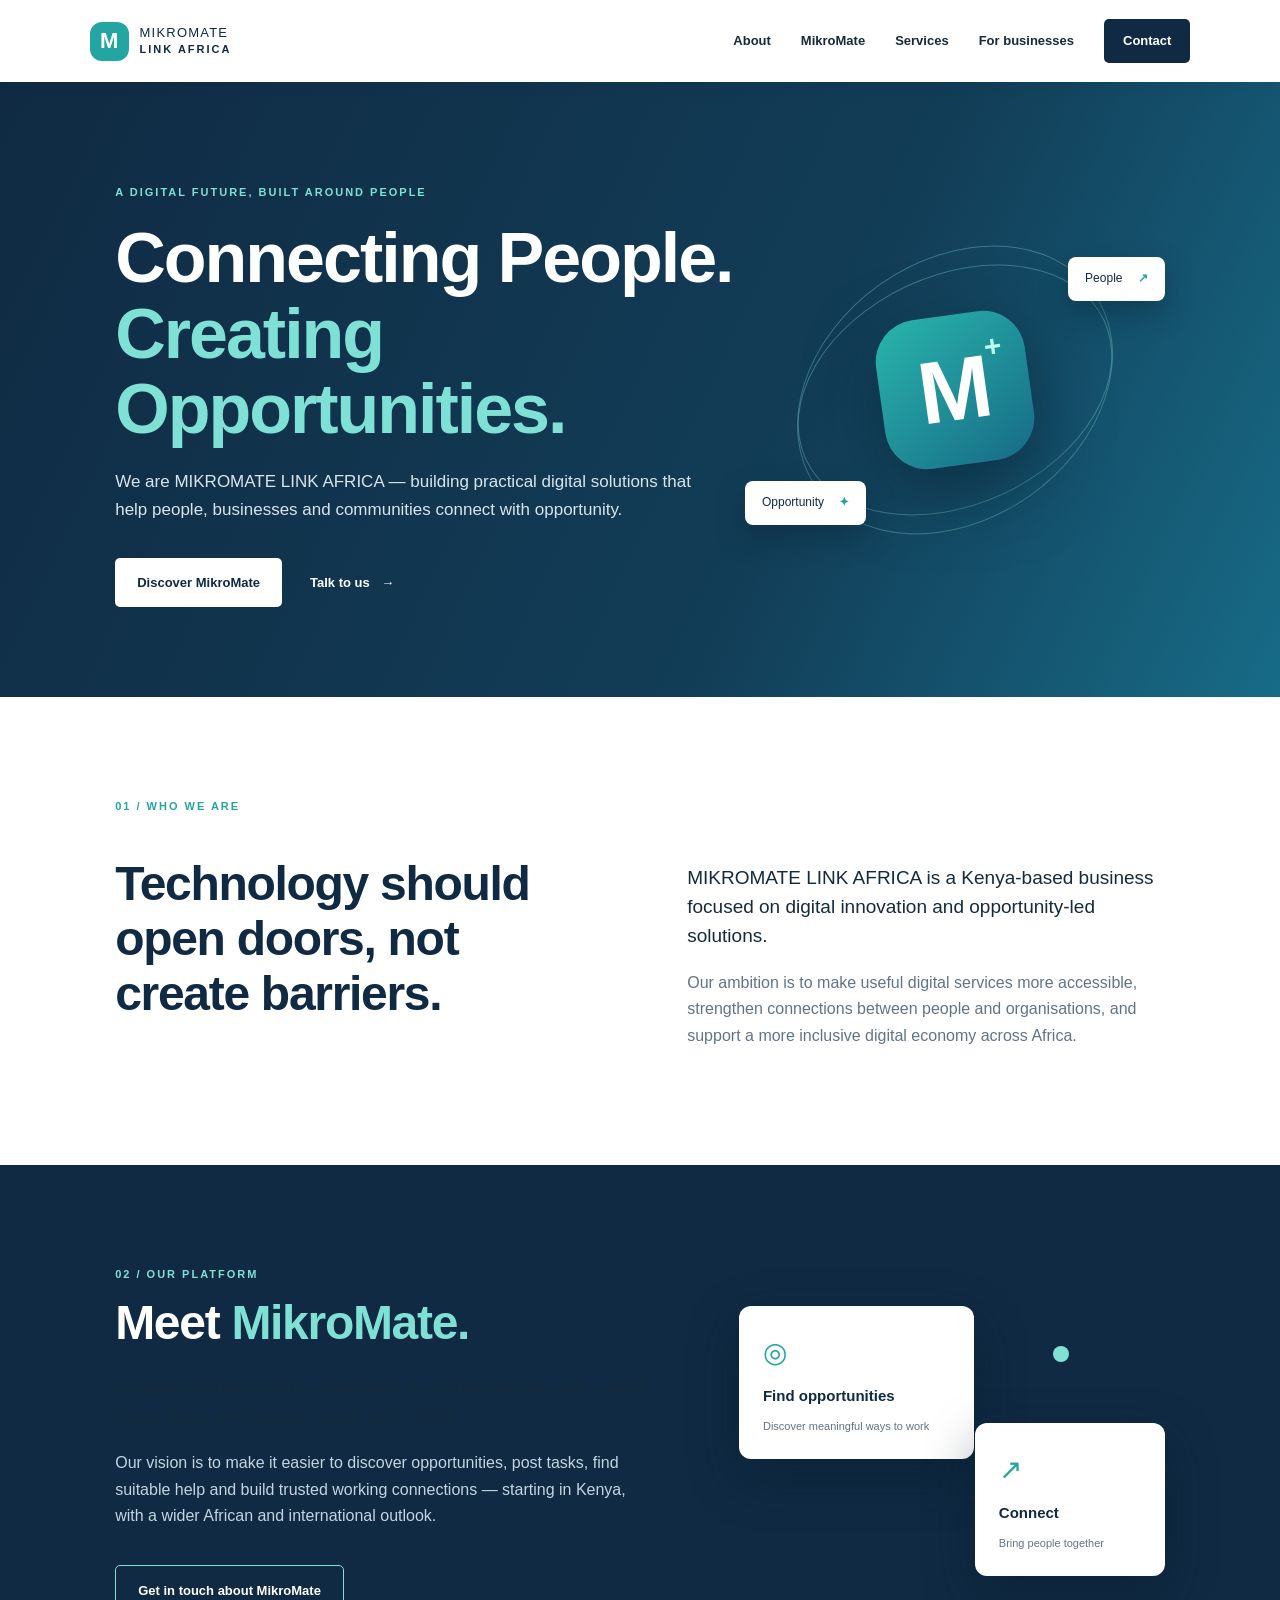
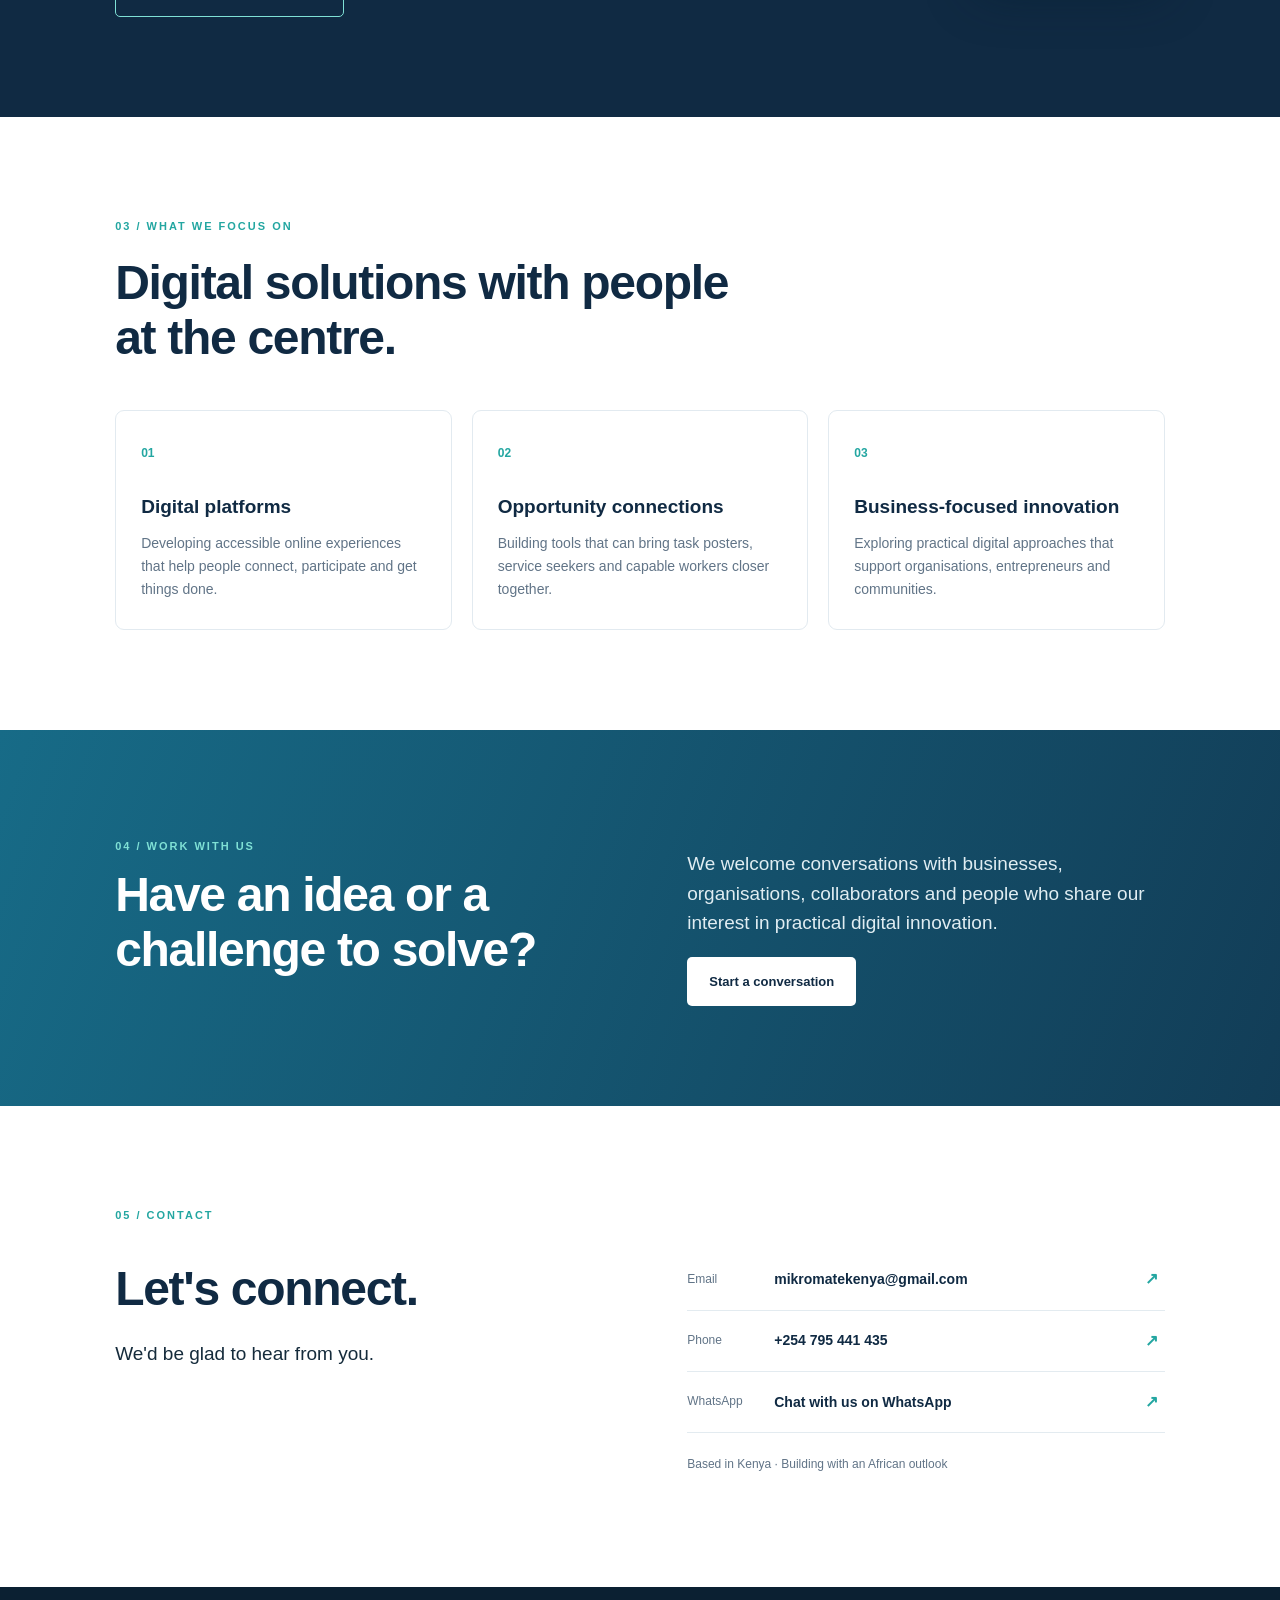
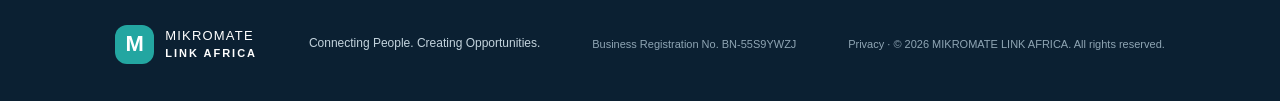
<file: index.html>
<!doctype html>
<html lang="en">
<head>
  <meta charset="utf-8">
  <meta name="viewport" content="width=device-width, initial-scale=1">
  <meta name="theme-color" content="#102a43">
  <meta name="description" content="MikroMate Link Africa connects people with opportunities through practical digital solutions.">
  <title>MIKROMATE LINK AFRICA | Connecting People. Creating Opportunities.</title>
  <link rel="stylesheet" href="styles.css">
  <script src="script.js" defer></script>
</head>
<body>
  <header class="site-header">
    <a class="brand" href="#home" aria-label="MikroMate Link Africa home">
      <span class="brand-mark">M</span>
      <span class="brand-name">MIKROMATE <strong>LINK AFRICA</strong></span>
    </a>
    <button class="menu-toggle" type="button" aria-expanded="false" aria-controls="site-nav">Menu</button>
    <nav id="site-nav" class="site-nav" aria-label="Main navigation">
      <a href="#about">About</a>
      <a href="#mikromate">MikroMate</a>
      <a href="#services">Services</a>
      <a href="#business">For businesses</a>
      <a class="nav-contact" href="#contact">Contact</a>
    </nav>
  </header>

  <main>
    <section class="hero" id="home">
      <div class="hero-content">
        <p class="eyebrow">A digital future, built around people</p>
        <h1>Connecting People.<br><span>Creating Opportunities.</span></h1>
        <p class="hero-copy">We are MIKROMATE LINK AFRICA — building practical digital solutions that help people, businesses and communities connect with opportunity.</p>
        <div class="hero-actions">
          <a class="button button-light" href="#mikromate">Discover MikroMate</a>
          <a class="text-link" href="#contact">Talk to us <span aria-hidden="true">→</span></a>
        </div>
      </div>
      <div class="hero-art" aria-hidden="true">
        <div class="orbit orbit-one"></div><div class="orbit orbit-two"></div>
        <div class="hero-symbol">M<span>+</span></div>
        <div class="floating-card card-top">People <b>↗</b></div>
        <div class="floating-card card-bottom">Opportunity <b>✦</b></div>
      </div>
    </section>

    <section class="intro section" id="about">
      <div class="section-tag">01 / WHO WE ARE</div>
      <div class="intro-grid">
        <h2>Technology should open doors, not create barriers.</h2>
        <div>
          <p class="lead">MIKROMATE LINK AFRICA is a Kenya-based business focused on digital innovation and opportunity-led solutions.</p>
          <p>Our ambition is to make useful digital services more accessible, strengthen connections between people and organisations, and support a more inclusive digital economy across Africa.</p>
        </div>
      </div>
    </section>

    <section class="platform section" id="mikromate">
      <div class="platform-copy">
        <div class="section-tag light-tag">02 / OUR PLATFORM</div>
        <h2>Meet <span>MikroMate.</span></h2>
        <p class="lead">A digital platform being developed to connect people who need tasks done with people ready to do them.</p>
        <p>Our vision is to make it easier to discover opportunities, post tasks, find suitable help and build trusted working connections — starting in Kenya, with a wider African and international outlook.</p>
        <a class="button button-outline" href="#contact">Get in touch about MikroMate</a>
      </div>
      <div class="platform-visual" aria-hidden="true">
        <div class="platform-tile tile-main"><span class="tile-icon">◎</span><strong>Find opportunities</strong><small>Discover meaningful ways to work</small></div>
        <div class="platform-tile tile-side"><span class="tile-icon">↗</span><strong>Connect</strong><small>Bring people together</small></div>
        <div class="platform-dot"></div>
      </div>
    </section>

    <section class="section services" id="services">
      <div class="section-tag">03 / WHAT WE FOCUS ON</div>
      <h2>Digital solutions with people at the centre.</h2>
      <div class="service-grid">
        <article class="service-card"><span>01</span><h3>Digital platforms</h3><p>Developing accessible online experiences that help people connect, participate and get things done.</p></article>
        <article class="service-card"><span>02</span><h3>Opportunity connections</h3><p>Building tools that can bring task posters, service seekers and capable workers closer together.</p></article>
        <article class="service-card"><span>03</span><h3>Business-focused innovation</h3><p>Exploring practical digital approaches that support organisations, entrepreneurs and communities.</p></article>
      </div>
    </section>

    <section class="business section" id="business">
      <div>
        <div class="section-tag light-tag">04 / WORK WITH US</div>
        <h2>Have an idea or a challenge to solve?</h2>
      </div>
      <div>
        <p class="lead">We welcome conversations with businesses, organisations, collaborators and people who share our interest in practical digital innovation.</p>
        <a class="button button-light" href="mailto:mikromatekenya@gmail.com?subject=Business%20enquiry%20-%20MikroMate%20Link%20Africa">Start a conversation</a>
      </div>
    </section>

    <section class="contact section" id="contact">
      <div class="section-tag">05 / CONTACT</div>
      <div class="contact-grid">
        <div><h2>Let's connect.</h2><p class="lead">We'd be glad to hear from you.</p></div>
        <div class="contact-details">
          <a href="mailto:mikromatekenya@gmail.com"><span>Email</span><strong>mikromatekenya@gmail.com</strong><b>↗</b></a>
          <a href="tel:+254795441435"><span>Phone</span><strong>+254 795 441 435</strong><b>↗</b></a>
          <a href="https://wa.me/254795441435" target="_blank" rel="noopener noreferrer"><span>WhatsApp</span><strong>Chat with us on WhatsApp</strong><b>↗</b></a>
          <p class="location-note">Based in Kenya · Building with an African outlook</p>
        </div>
      </div>
    </section>
  </main>

  <footer class="site-footer">
    <a class="brand footer-brand" href="#home"><span class="brand-mark">M</span><span class="brand-name">MIKROMATE <strong>LINK AFRICA</strong></span></a>
    <p>Connecting People. Creating Opportunities.</p>
    <small>Business Registration No. BN-55S9YWZJ</small>
    <small><a href="privacy.html">Privacy</a> · © <span id="year">2026</span> MIKROMATE LINK AFRICA. All rights reserved.</small>
  </footer>
</body>
</html>
</file>
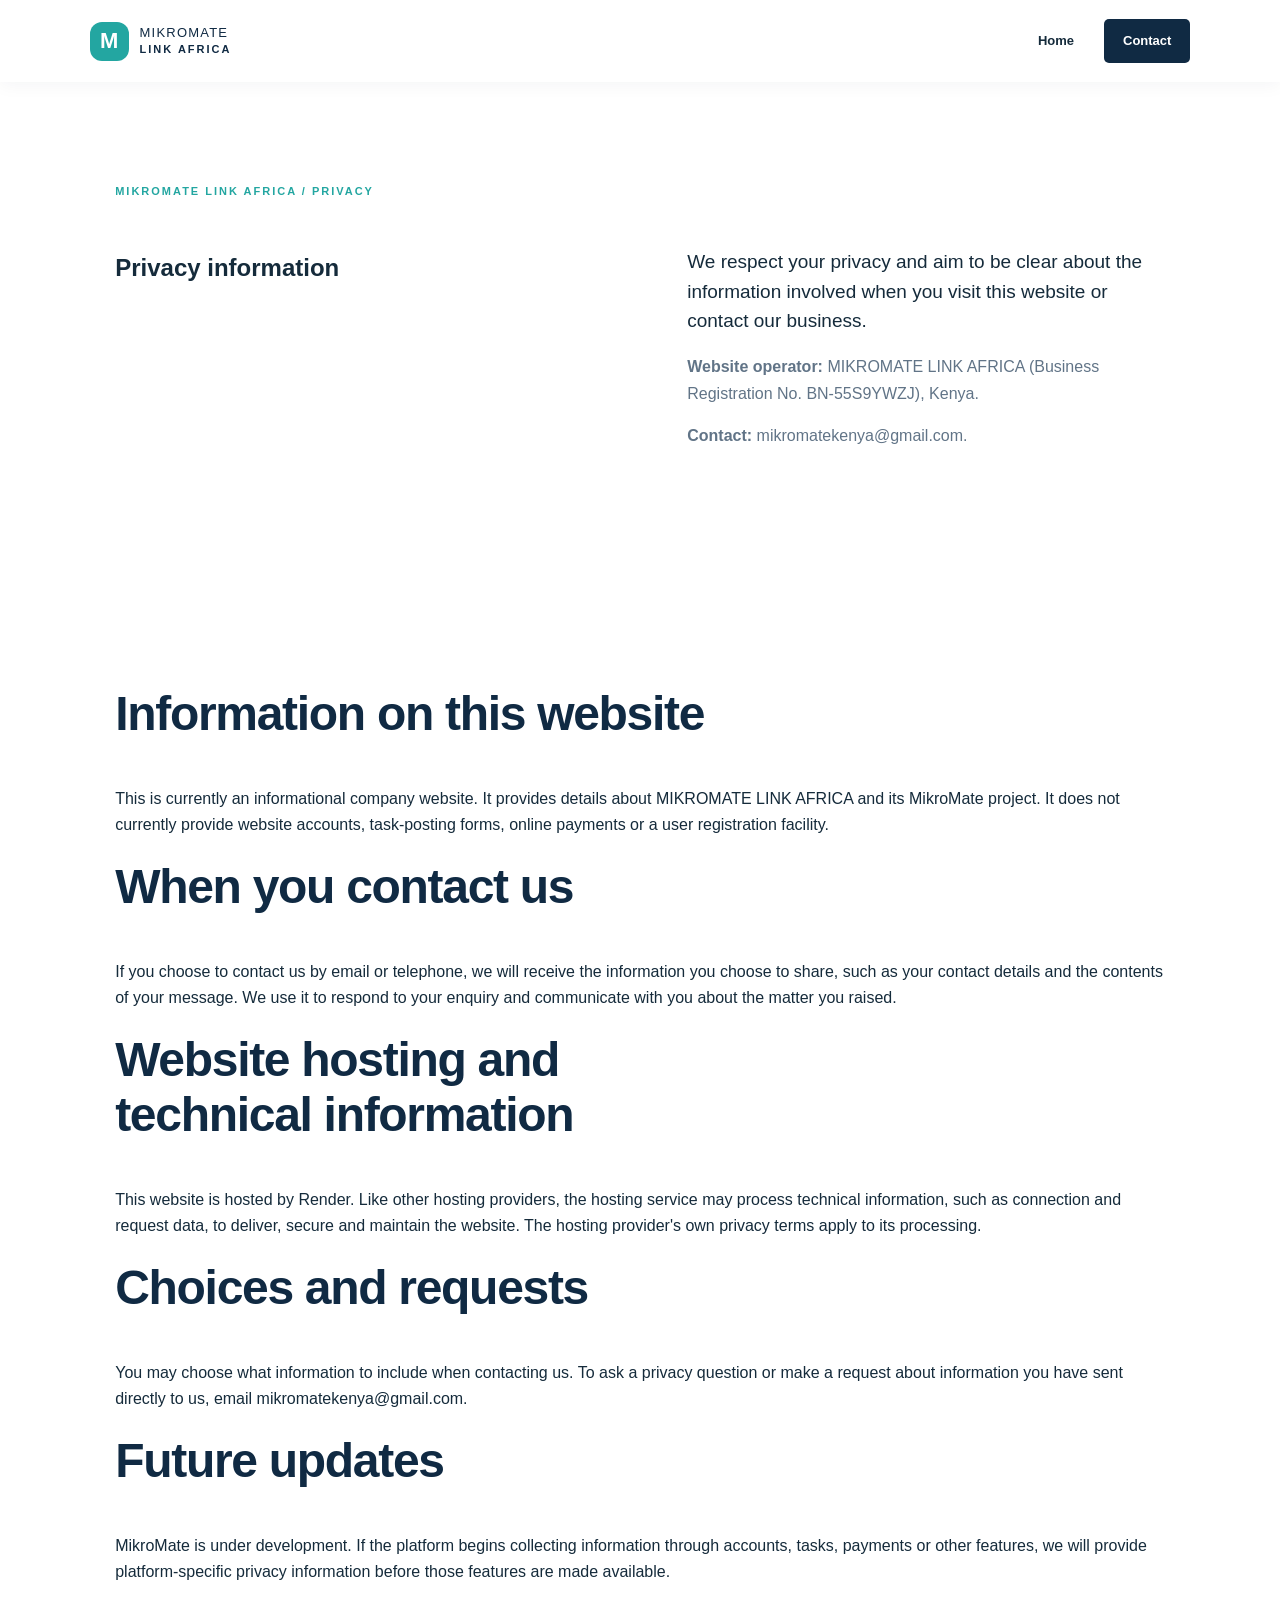
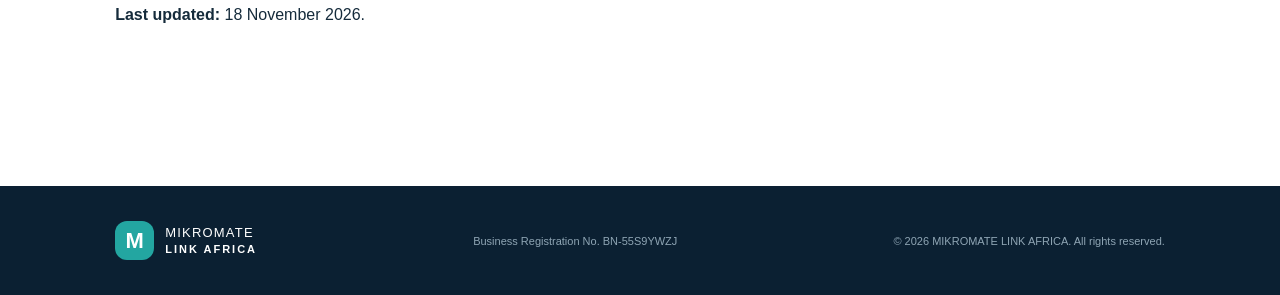
<file: privacy.html>
<!doctype html>
<html lang="en">
<head>
  <meta charset="utf-8">
  <meta name="viewport" content="width=device-width, initial-scale=1">
  <meta name="theme-color" content="#102a43">
  <meta name="description" content="Privacy information for the MIKROMATE LINK AFRICA company website.">
  <title>Privacy | MIKROMATE LINK AFRICA</title>
  <link rel="stylesheet" href="styles.css">
</head>
<body>
  <header class="site-header">
    <a class="brand" href="index.html" aria-label="MikroMate Link Africa home">
      <span class="brand-mark">M</span>
      <span class="brand-name">MIKROMATE <strong>LINK AFRICA</strong></span>
    </a>
    <nav class="site-nav" aria-label="Main navigation">
      <a href="index.html">Home</a>
      <a class="nav-contact" href="index.html#contact">Contact</a>
    </nav>
  </header>
  <main>
    <section class="intro section">
      <div class="section-tag">MIKROMATE LINK AFRICA / PRIVACY</div>
      <div class="intro-grid">
        <h1>Privacy information</h1>
        <div>
          <p class="lead">We respect your privacy and aim to be clear about the information involved when you visit this website or contact our business.</p>
          <p><strong>Website operator:</strong> MIKROMATE LINK AFRICA (Business Registration No. BN-55S9YWZJ), Kenya.</p>
          <p><strong>Contact:</strong> <a href="mailto:mikromatekenya@gmail.com">mikromatekenya@gmail.com</a>.</p>
        </div>
      </div>
    </section>
    <section class="section services">
      <h2>Information on this website</h2>
      <p>This is currently an informational company website. It provides details about MIKROMATE LINK AFRICA and its MikroMate project. It does not currently provide website accounts, task-posting forms, online payments or a user registration facility.</p>
      <h2>When you contact us</h2>
      <p>If you choose to contact us by email or telephone, we will receive the information you choose to share, such as your contact details and the contents of your message. We use it to respond to your enquiry and communicate with you about the matter you raised.</p>
      <h2>Website hosting and technical information</h2>
      <p>This website is hosted by Render. Like other hosting providers, the hosting service may process technical information, such as connection and request data, to deliver, secure and maintain the website. The hosting provider's own privacy terms apply to its processing.</p>
      <h2>Choices and requests</h2>
      <p>You may choose what information to include when contacting us. To ask a privacy question or make a request about information you have sent directly to us, email <a href="mailto:mikromatekenya@gmail.com">mikromatekenya@gmail.com</a>.</p>
      <h2>Future updates</h2>
      <p>MikroMate is under development. If the platform begins collecting information through accounts, tasks, payments or other features, we will provide platform-specific privacy information before those features are made available.</p>
      <p><strong>Last updated:</strong> 18 November 2026.</p>
      <p><a class="text-link" href="index.html">← Return to the company website</a></p>
    </section>
  </main>
  <footer class="site-footer">
    <a class="brand footer-brand" href="index.html"><span class="brand-mark">M</span><span class="brand-name">MIKROMATE <strong>LINK AFRICA</strong></span></a>
    <small>Business Registration No. BN-55S9YWZJ</small>
    <small>© 2026 MIKROMATE LINK AFRICA. All rights reserved.</small>
  </footer>
</body>
</html>
</file>
<file: styles.css>
:root{--navy:#102a43;--blue:#176b87;--teal:#23a6a1;--ink:#152b3b;--muted:#617487;--paper:#f5f8fa;--white:#fff}*{box-sizing:border-box}html{scroll-behavior:smooth}body{margin:0;font-family:Arial,Helvetica,sans-serif;color:var(--ink);line-height:1.65;background:#fff}a{color:inherit;text-decoration:none}.site-header{height:82px;padding:0 7%;display:flex;align-items:center;justify-content:space-between;background:#fff;position:sticky;top:0;z-index:10;box-shadow:0 2px 18px #102a430d}.brand{display:flex;align-items:center;gap:11px}.brand-mark{width:39px;height:39px;border-radius:12px;background:var(--teal);color:white;display:grid;place-items:center;font-size:22px;font-weight:800}.brand-name{font-size:13px;letter-spacing:1.2px;font-weight:500;color:var(--navy);line-height:1.4}.brand-name strong{display:block;font-size:11px;letter-spacing:2px}.site-nav{display:flex;align-items:center;gap:30px;font-size:13px;font-weight:600}.site-nav a:hover,.text-link:hover{color:var(--teal)}.site-nav .nav-contact{background:var(--navy);color:white;padding:11px 19px;border-radius:5px}.menu-toggle{display:none}.hero{min-height:590px;background:linear-gradient(115deg,#102a43 0%,#123d57 62%,#176b87 100%);color:white;padding:90px 9%;display:grid;grid-template-columns:1.2fr .8fr;align-items:center;overflow:hidden}.eyebrow,.section-tag{font-size:11px;letter-spacing:2px;font-weight:700;color:var(--teal);text-transform:uppercase}.hero .eyebrow{color:#7fe0d5}.hero h1{font-size:clamp(42px,5.5vw,70px);line-height:1.08;letter-spacing:-2px;margin:20px 0}.hero h1 span{color:#7fe0d5}.hero-copy{font-size:17px;color:#d7e5ed;max-width:590px}.hero-actions{display:flex;align-items:center;gap:28px;margin-top:34px}.button{display:inline-block;padding:14px 22px;border-radius:5px;font-size:13px;font-weight:700}.button-light{background:white;color:var(--navy)}.text-link{font-size:13px;font-weight:700;color:white}.text-link span{margin-left:8px}.hero-art{height:350px;position:relative;display:grid;place-items:center}.orbit{position:absolute;border:1px solid #8be5dd55;border-radius:50%;transform:rotate(-25deg)}.orbit-one{width:330px;height:230px}.orbit-two{width:260px;height:340px;transform:rotate(55deg)}.hero-symbol{width:150px;height:150px;border-radius:42px;background:linear-gradient(145deg,#29b5ac,#176b87);display:grid;place-items:center;font-size:88px;font-weight:800;box-shadow:0 25px 70px #061c2c88;transform:rotate(-8deg)}.hero-symbol span{font-size:30px;color:#b8fff2;position:absolute;right:23px;top:12px}.floating-card{position:absolute;background:#fff;color:var(--navy);padding:12px 17px;border-radius:8px;box-shadow:0 12px 30px #071b2c55;font-size:12px}.floating-card b{color:var(--teal);margin-left:12px}.card-top{top:42px;right:0}.card-bottom{bottom:40px;left:0}.section{padding:100px 9%}.intro-grid,.contact-grid{display:grid;grid-template-columns:1fr 1fr;gap:9%;margin-top:28px}.section h2{font-size:clamp(32px,4vw,48px);line-height:1.15;letter-spacing:-1.3px;margin:12px 0 22px;color:var(--navy)}.intro-grid p,.platform p,.business p{color:var(--muted)}.lead{font-size:19px;line-height:1.55;color:var(--ink)!important}.platform{background:var(--navy);color:white;display:grid;grid-template-columns:1.1fr .9fr;gap:8%;align-items:center}.platform h2{color:white}.platform h2 span{color:#7fe0d5}.platform p{color:#c2d5e0}.light-tag{color:#7fe0d5}.button-outline{border:1px solid #7fe0d5;color:white;margin-top:20px}.platform-visual{height:340px;position:relative;display:grid;place-items:center}.platform-tile{position:absolute;background:#fff;color:var(--navy);padding:24px;border-radius:12px;box-shadow:0 18px 50px #061b2b66;display:flex;flex-direction:column;gap:8px}.tile-main{width:235px;left:2%;top:35px}.tile-side{width:190px;right:0;bottom:35px}.tile-icon{font-size:28px;color:var(--teal)}.platform-tile strong{font-size:15px}.platform-tile small{color:var(--muted);font-size:11px}.platform-dot{position:absolute;width:16px;height:16px;background:#7fe0d5;border-radius:50%;right:22%;top:22%}.services h2{max-width:650px;margin:20px 0 45px}.service-grid{display:grid;grid-template-columns:repeat(3,1fr);gap:20px}.service-card{padding:28px 25px;border:1px solid #e2eaf0;border-radius:9px;min-height:220px}.service-card span{color:var(--teal);font-size:12px;font-weight:700}.service-card h3{color:var(--navy);font-size:19px;margin:25px 0 10px}.service-card p{font-size:14px;color:var(--muted);margin:0}.business{background:linear-gradient(110deg,#176b87,#123d57);color:white;display:grid;grid-template-columns:1fr 1fr;gap:9%;align-items:center}.business h2{color:white}.business .lead{color:#e0edf2!important}.contact-grid{margin-top:25px}.contact-details a{display:grid;grid-template-columns:75px 1fr 20px;gap:12px;align-items:center;padding:17px 0;border-bottom:1px solid #e3ebf0}.contact-details a span,.location-note{font-size:12px;color:var(--muted)}.contact-details a strong{font-size:14px;color:var(--navy);overflow-wrap:anywhere}.contact-details a b{color:var(--teal)}.location-note{margin-top:22px}.site-footer{background:#0b2032;color:#c3d3dd;padding:35px 9%;display:flex;align-items:center;justify-content:space-between;gap:20px;flex-wrap:wrap}.footer-brand .brand-name{color:white}.site-footer p{font-size:12px}.site-footer small{font-size:11px;color:#8fa5b4}@media(max-width:800px){.site-header{height:72px;padding:0 5%}.menu-toggle{display:block;border:1px solid #dce6ec;background:white;color:var(--navy);padding:9px 13px;border-radius:5px}.site-nav{display:none;position:absolute;top:72px;left:0;right:0;background:white;padding:20px 6%;box-shadow:0 12px 20px #102a4315;flex-direction:column;align-items:stretch;gap:17px}.site-nav.open{display:flex}.site-nav .nav-contact{text-align:center}.hero{padding:75px 7%;grid-template-columns:1fr;min-height:auto}.hero-art{height:280px;margin-top:30px}.hero h1{font-size:48px}.section{padding:72px 7%}.intro-grid,.contact-grid,.platform,.business{grid-template-columns:1fr;gap:28px}.platform-visual{max-width:440px;width:100%;margin:auto}.service-grid{grid-template-columns:1fr}.service-card{min-height:0}.site-footer{padding:30px 7%;flex-direction:column;align-items:flex-start;gap:8px}}@media(max-width:420px){.hero h1{font-size:39px}.hero-actions{align-items:flex-start;flex-direction:column;gap:18px}.hero-art{transform:scale(.9);margin-left:-10px;margin-right:-10px}.contact-details a{grid-template-columns:55px 1fr 15px}.brand-name{font-size:11px}.brand-name strong{font-size:10px}}
</file>
